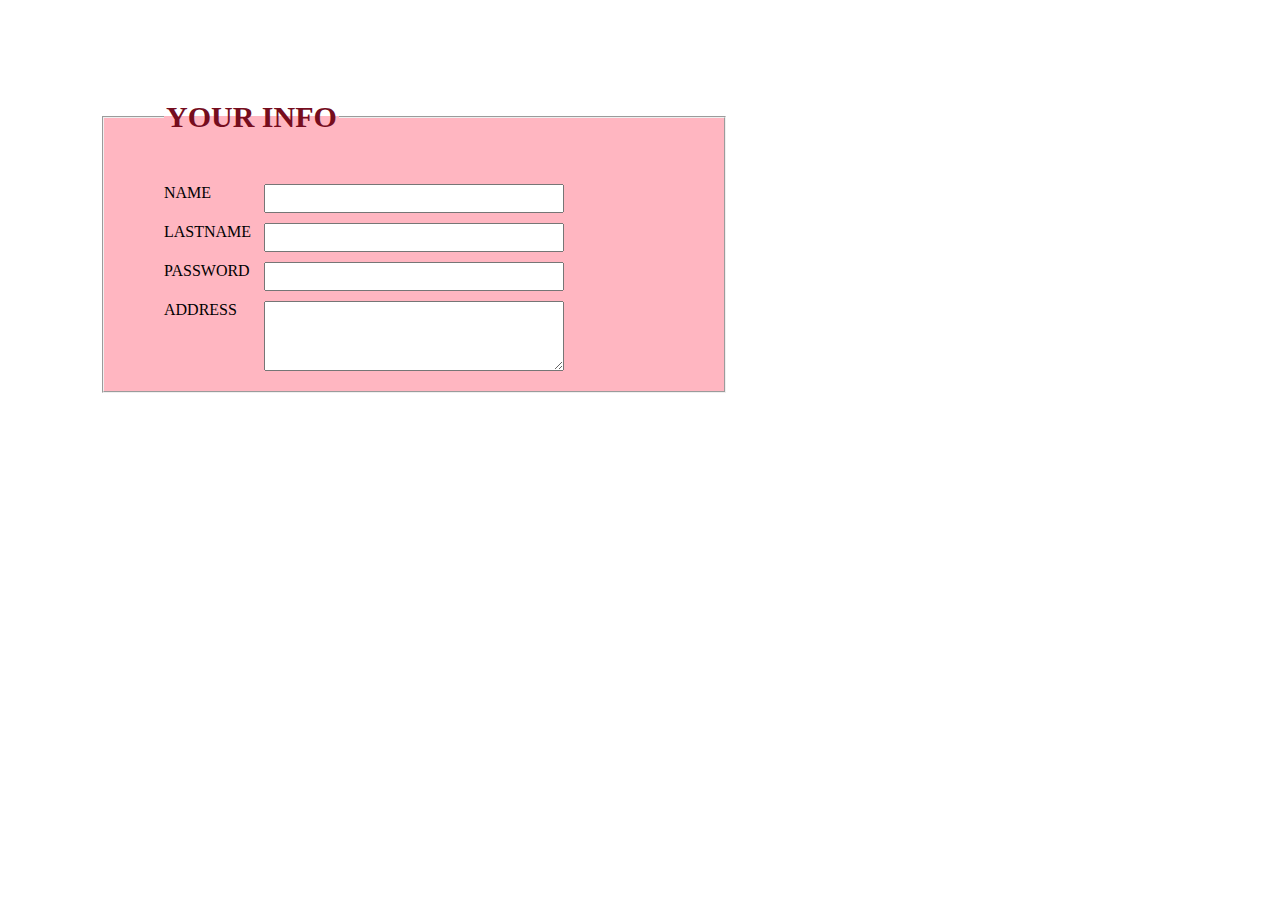
<file: fieldset/index.html>
<html>
    <head>
        <title>fieldset</title>
        <link rel="stylesheet" href="index.css">
    </head>
    <body>
        <fieldset>
            <legend>YOUR INFO</legend>
        <div class="input-info">
           <div class="inputs"> 
            <label>NAME</label>
              <input name="name" type="text"></div>
              <div class="inputs">
                <label>LASTNAME</label>
                <input  name="lastname" type="text"></div>
              <div  class="inputs">
                <label >PASSWORD</label>
                <input  name="password" type="password"></div>
                <div  class="inputs">
                    <label>ADDRESS</label>
                    <textarea name="textarea" type="text"></textarea></div>
                     </div>
            </fieldset>
    </body>
</html>
</file>
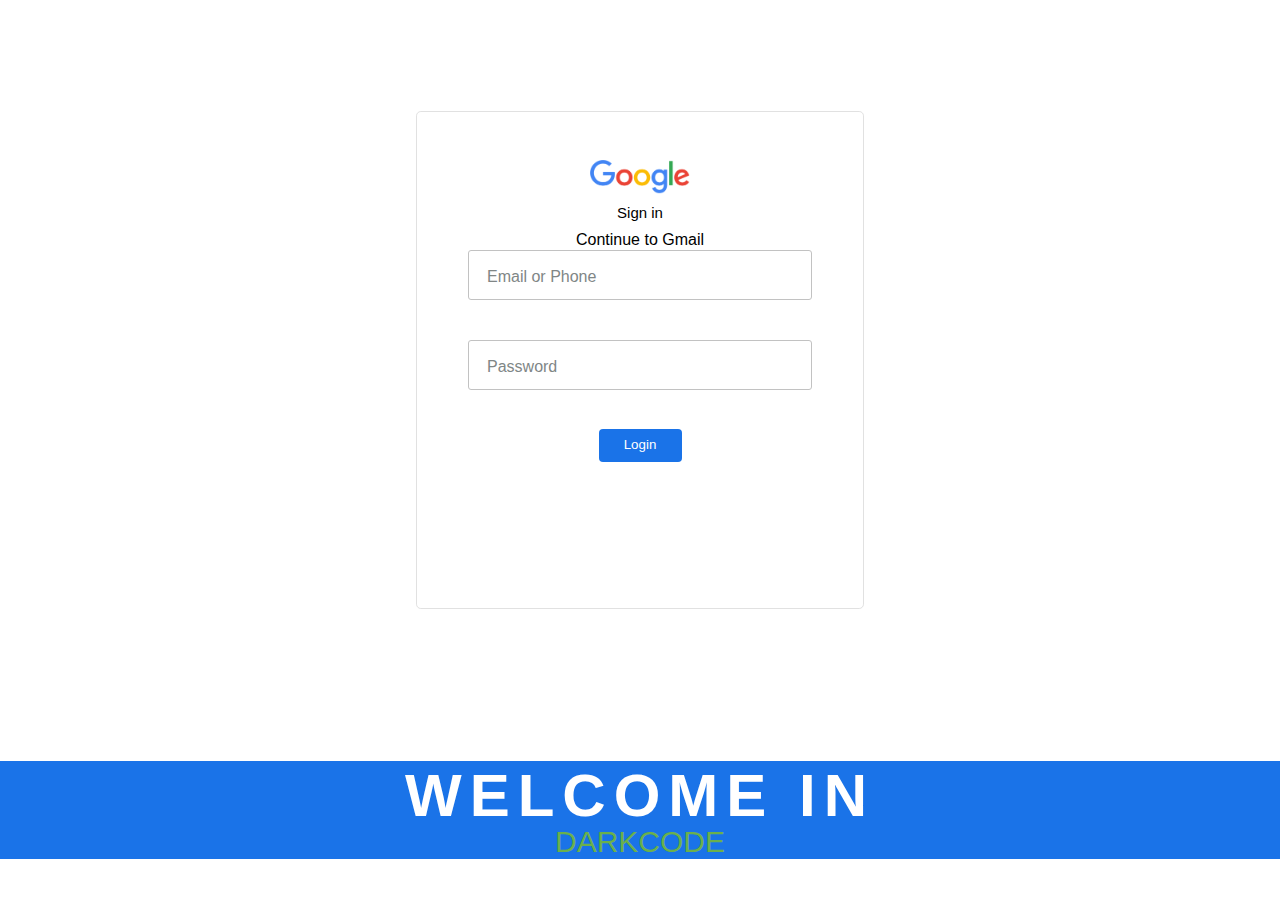
<file: google fieldset/index.html>
<html>
    <head>
        <title>Google login</title>
        <link rel="stylesheet" href="index.css">
    </head>
    <body>
        <div class="maindiv">
            <img src="img/google.png">
                <h1>Sign in</h1>
                <h3">Continue to Gmail</h3>
                <div class="inputs">
                    <div class="fields">
                        <div class="fieldset">
<input type="text" class="Before-FS" required="" autocomplete="off">
<h1 class="Fs-H"><span>Email or Phone</span></h1>
<label class="placeholder">Email or Phone</label>
                        </div>
                    </div>
                    <div class="fields">
                        <div class="fieldset">
<input type="password" class="Before-FS" required="">
<h1 class="Fs-H"><span>Password</span></h1>
<label class="placeholder">Password</label>

                        </div>
                    </div>
                </div>
       <button> Login</button>
            </div>
            <div class="container">
                <span class="text1">welcome in</span>
                <span class="text2">darkcode</span>
            </div>
            
    </body>
 </html>
</file>
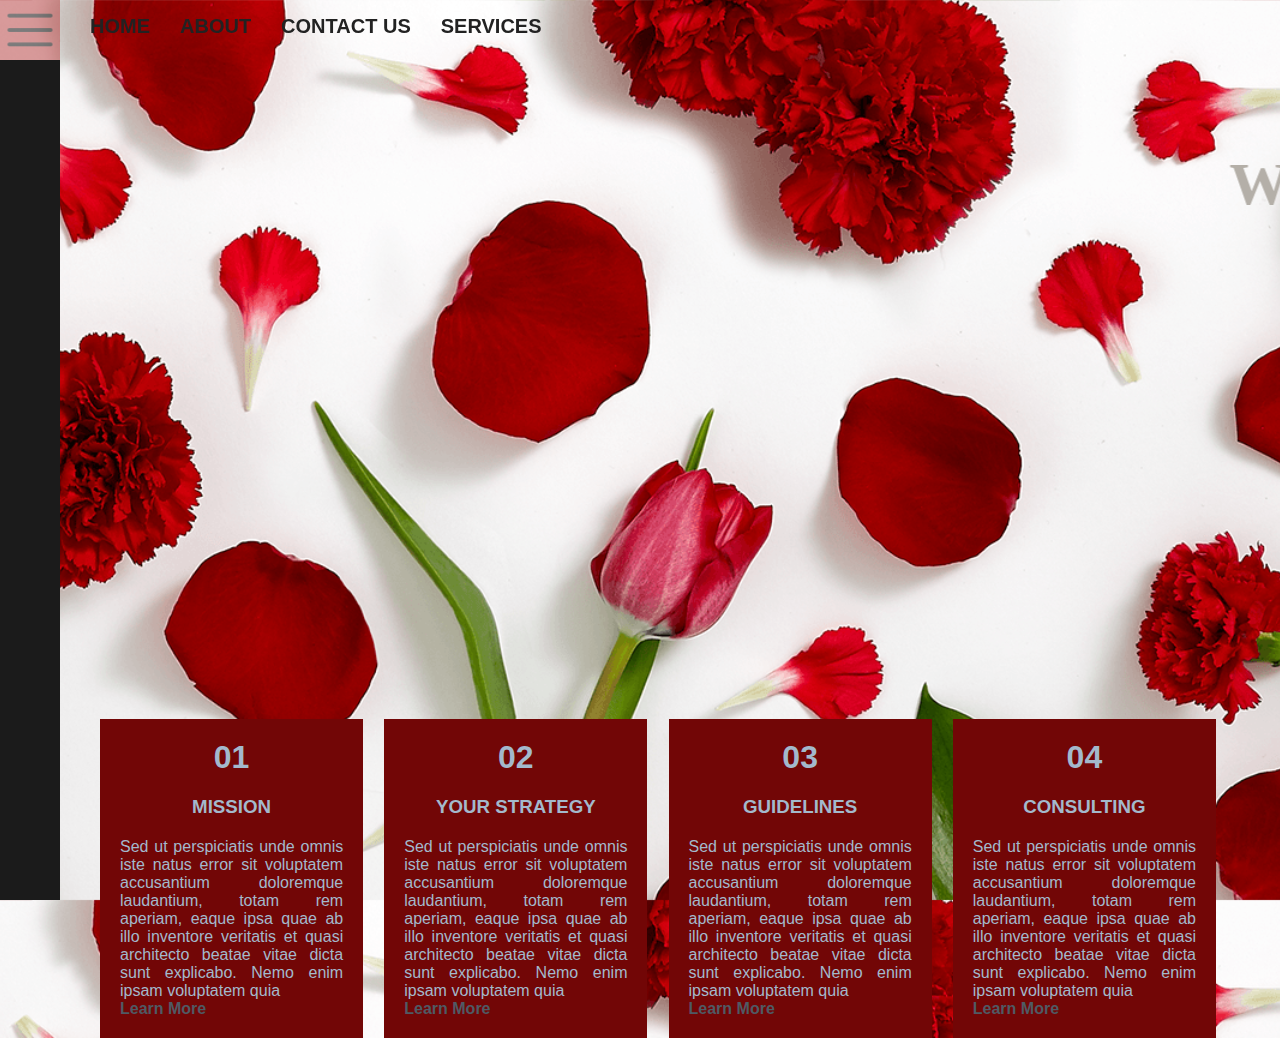
<file: NavWeb/index.html>
<html>
  <head>
    <title>Sider</title>
    <link rel="stylesheet" href="index.css" />
  </head>
  <body>
    <div class="container">
      <div class="navbar">
        <div class="btn-toggle" onclick="toggleNav()"></div>
        <ul>
          <li><a href="index.html">home</a></li>
          <li><a href="About.html">about</a></li>
          <li><a href="Contact.html">contact us</a></li>
          <li><a href="Services.html">services</a></li>
        </ul>
      </div>
      <div class="aside-sidebar">
        <ul>
          <li><a href="#">making a gele</a></li>
          <li><a href="#">producing a gele</a></li>
          <li><a href="#">see samples</a></li>
          <li><a href="#">what you need to know</a></li>
          <li><a href="#">apprentice</a></li>
        </ul>
      </div>

      <marquee>
        <h1>welcome to our beautiful page</h1>
      </marquee>

      <div class="main">
        <ul>
          <li>
            <h1>01</h1>
            <h3>Mission</h3>
            <p>
              Sed ut perspiciatis unde omnis iste natus error sit voluptatem
              accusantium doloremque laudantium, totam rem aperiam, eaque ipsa
              quae ab illo inventore veritatis et quasi architecto beatae vitae
              dicta sunt explicabo. Nemo enim ipsam voluptatem quia
            </p>
            <a href="https://.www.google.com" class="link">Learn More</a>
          </li>
          <li>
            <h1>02</h1>
            <h3>Your Strategy</h3>
            <p>
              Sed ut perspiciatis unde omnis iste natus error sit voluptatem
              accusantium doloremque laudantium, totam rem aperiam, eaque ipsa
              quae ab illo inventore veritatis et quasi architecto beatae vitae
              dicta sunt explicabo. Nemo enim ipsam voluptatem quia
            </p>
            <a href="https://.www.google.com" class="link">Learn More</a>
          </li>
          <li>
            <h1>03</h1>
            <h3>Guidelines</h3>
            <p>
              Sed ut perspiciatis unde omnis iste natus error sit voluptatem
              accusantium doloremque laudantium, totam rem aperiam, eaque ipsa
              quae ab illo inventore veritatis et quasi architecto beatae vitae
              dicta sunt explicabo. Nemo enim ipsam voluptatem quia
            </p>
            <a href="https://.www.google.com" class="link">Learn More</a>
          </li>
          <li>
            <h1>04</h1>
            <h3>Consulting</h3>
            <p>
              Sed ut perspiciatis unde omnis iste natus error sit voluptatem
              accusantium doloremque laudantium, totam rem aperiam, eaque ipsa
              quae ab illo inventore veritatis et quasi architecto beatae vitae
              dicta sunt explicabo. Nemo enim ipsam voluptatem quia
            </p>
            <a href="https://.www.google.com" class="link">Learn More</a>
          </li>
        </ul>
      </div>
    </div>
    <script src="index.js"></script>
  </body>
</html>
</file>
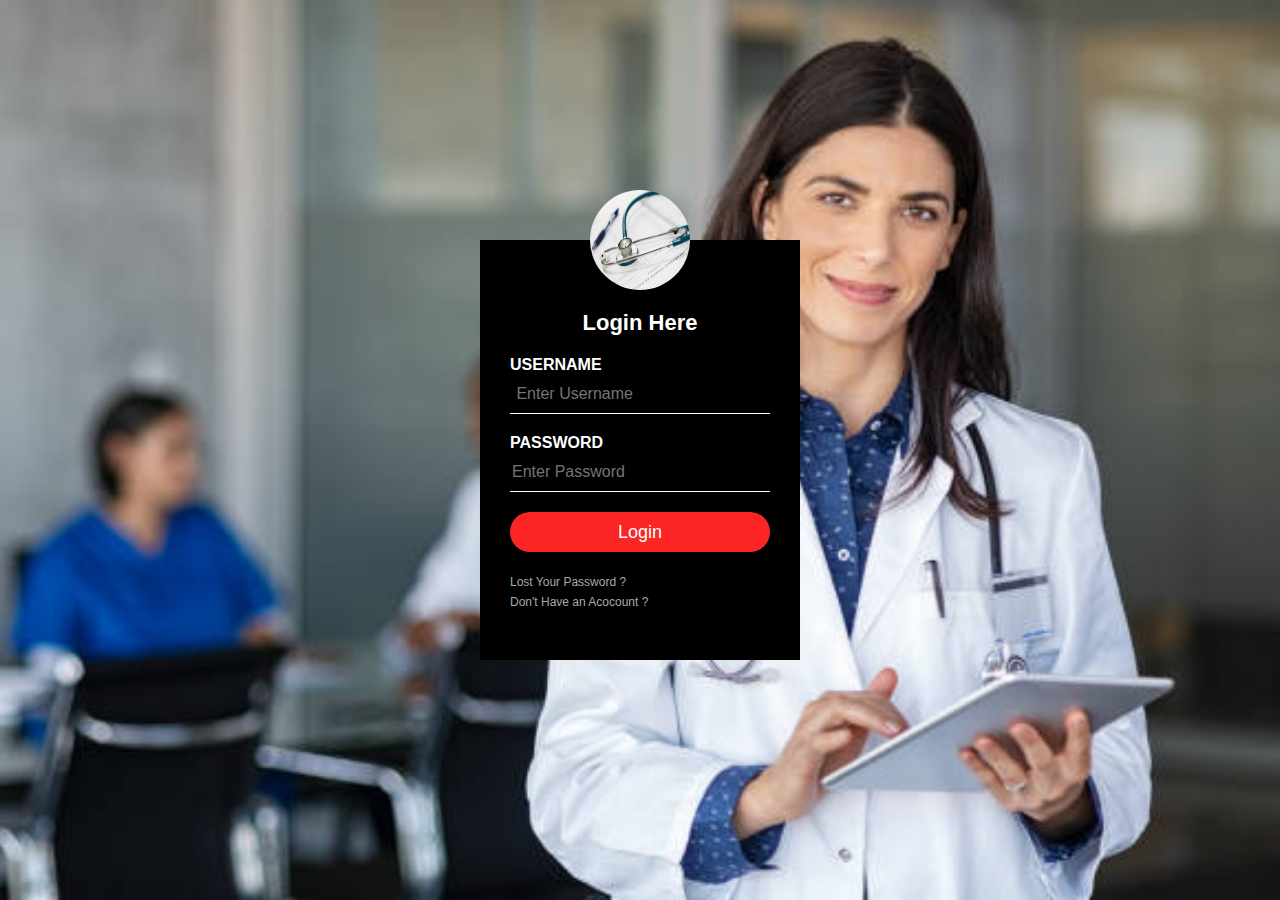
<file: project 1/index.html>
<html>
    <head>
        <title>login </title>
        <link rel="stylesheet" href="css/index.css">
        <link rel="preconnect" href="https://fonts.googleapis.com">
        <link rel="preconnect" href="https://fonts.gstatic.com" crossorigin>
        <link href="https://fonts.googleapis.com/css2?family=Roboto:wght@400;700&display=swap" rel="stylesheet">
        <link rel="stylesheet" href="https://stackpath.bootstrapcdn.com/font-awesome/4.7.0/css/font-awesome.min.css">
    </head>
    <body>
<div class="loginbox">
<img src="img/stetoscope.jpeg" class="avatar">
<h1>Login Here</h1>
<form>
    <p>Username</p>
<input type="text" name="username" placeholder=" Enter Username">
<p>Password</p>
<input type="password" name="password" placeholder="Enter Password">
<input type="submit" name="submit" value="Login">
<a href="#">Lost Your Password ?</a><br>
<a href="#">Don't Have an Acocount ?</a>
</form>

</div>


















    </body>
</html>
</file>
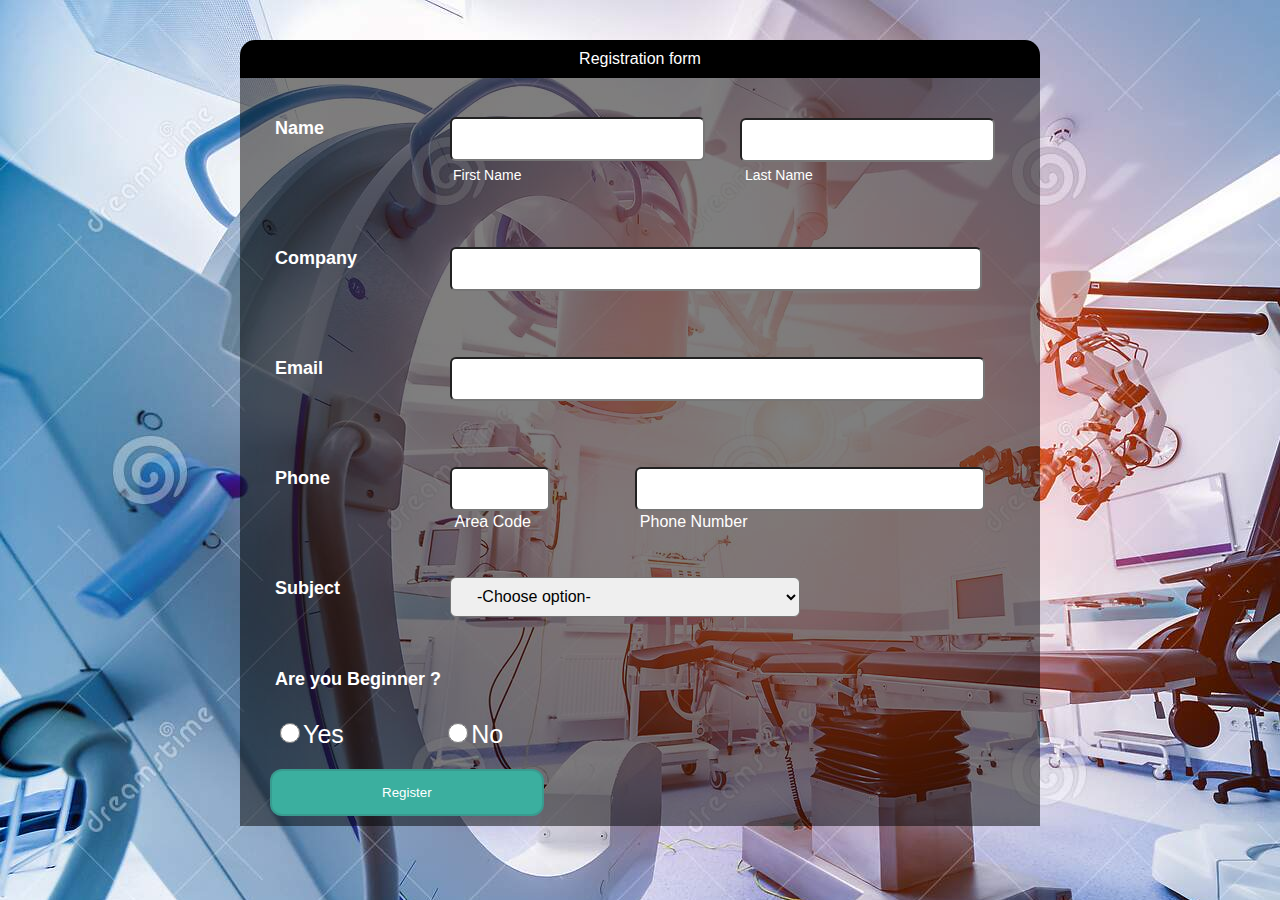
<file: project 2/index.html>
<html>
    <head>
        <title>Registration Form</title>
        <link rel="stylesheet" href="css/index.css">
    </head>
    <body>

        <div class="regform">Registration form</div>
        <div class="main">
<form>
    <div id="name">
    <h2 class="name">Name</h2>
<input class="firstname" type="text" name="first_name"><br>
<label class="firstlabel">first name</label>
<input class="lastname" type="text" name="last_name" ><br>
<label class="secondlabel">last name</label>
</div>

<h2 class="name">Company</h2>
<input class="company" type="text" name="Company" >

<h2 class="name">Email</h2>
<input class="email" type="email" name="email">

<h2 class="name">Phone</h2>
<input class="code" type="text" name="area_code" >
<label class="area-code">Area Code</label>
<input class="number" type="text" name="phone" >
<label class="Phone-Number">Phone Number</label>

<h2 class="name">Subject</h2>
<select class="option" name="subject">
    <option disabled="disabled" selected="selected">-Choose option-</option>
    <option>mathematics</option>
    <option>chemistry</option>
    <option>economics</option>
    <option>english</option>
    <option>french</option>
</select>
<h2 id="customer">Are you Beginner ?</h2>
<label class="radio">
<input type="radio" class="radio-one"><label for="radio">Yes</label>
<span class="checkmark"></span>
</label>
<label class="radio">
<input type="radio" class="radio-two" ><label for="radio">No</label>
<span class="checkmark"></span>
</label>
<button type="submit" name="submit" >Register</button>


</form>
</div>






































    </body>
</html>
</file>
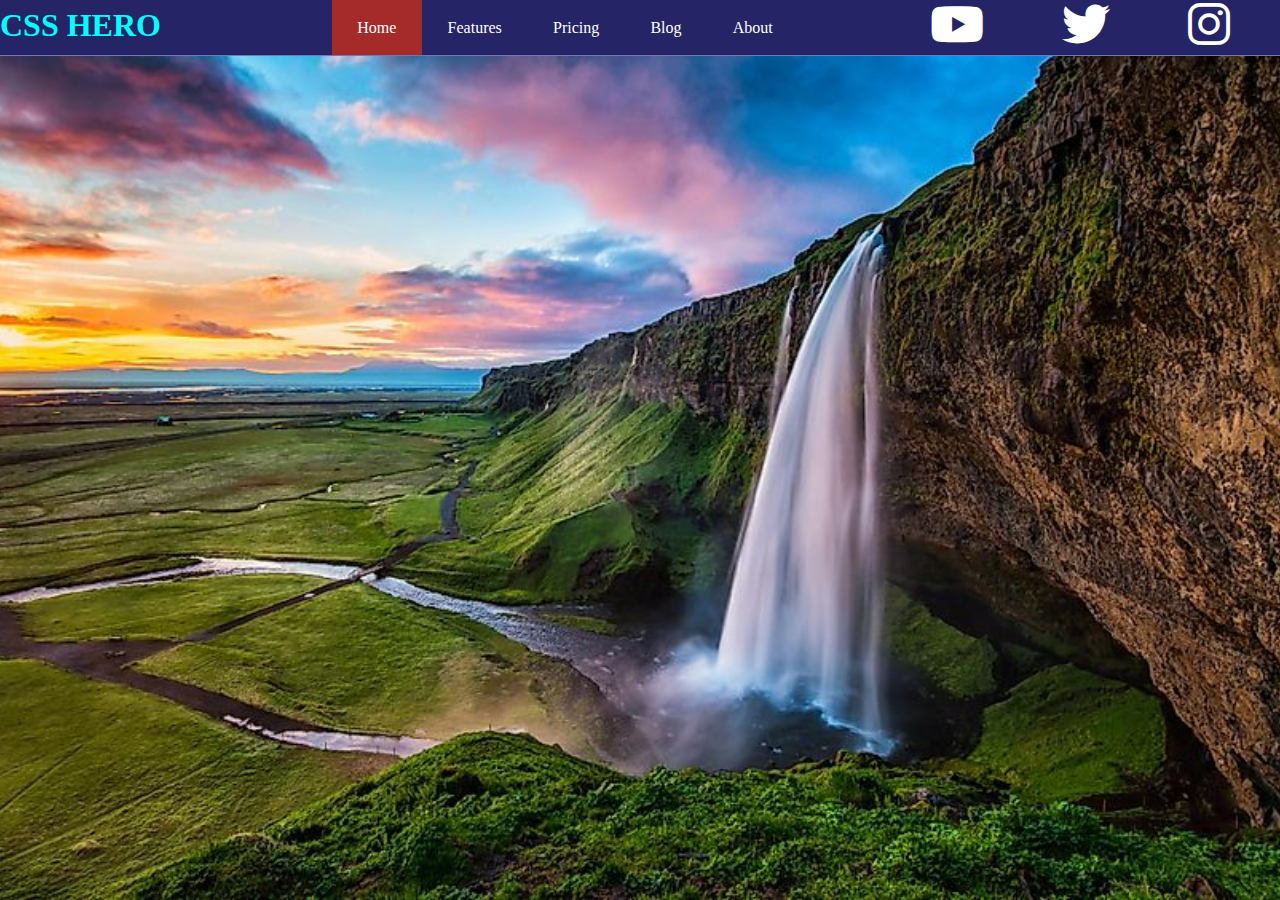
<file: project3/index.html>
<html>
    <head>
        <title>navbar</title>
        <link rel="stylesheet" href="css/index.css">
        <link rel="stylesheet" href="https://cdnjs.cloudflare.com/ajax/libs/font-awesome/6.2.1/css/all.min.css"/>
    </head>
    <body>
        <div class="header">
<div class="rightsection">
<h1>CSS HERO</h1>
</div>
<div class="middlesection">
<ul>
    <li ><a href="#" class="home">Home</a> </li>
    <li><a href="#">Features</a></li>
    <li><a href="#">Pricing</a></li>
    <li><a href="#">Blog</a></li>
    <li><a href="#">About</a></li>
</ul>
</div>
<div class="leftsection">
   <a href="https://www.youtube.com/" target="_blank"><i class="fab fa-youtube fa-3x"></i></a>
   <a href="https://www.twitter.com/" target="_blank"><i class="fab fa-twitter fa-3x"></i></a>
    <a href="https://www.instagram.com/" target="_blank"><i class="fab fa-instagram fa-3x"></i></a>
</div>

        </div>
    </body>
</html>
</file>
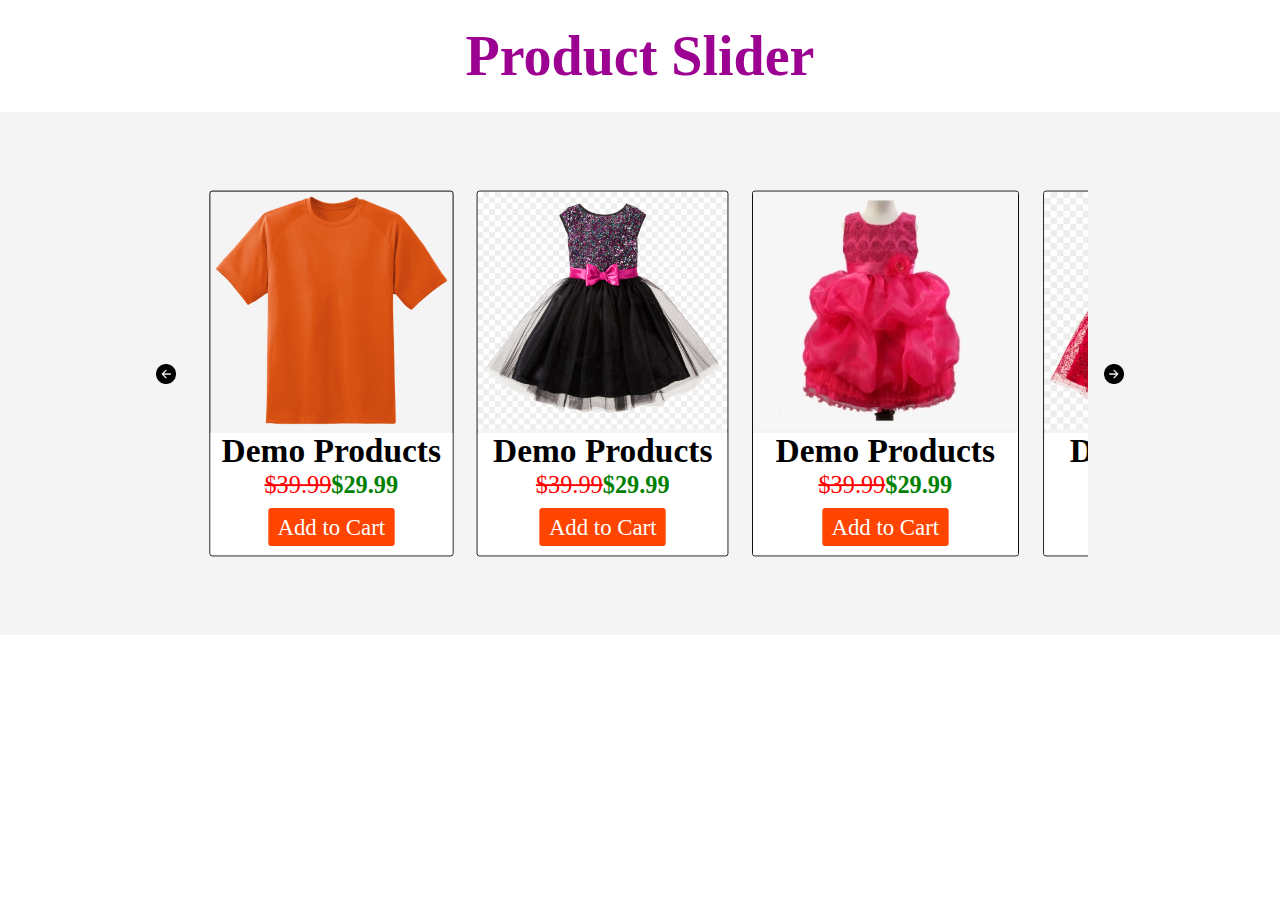
<file: Slider/index.html>
<!DOCTYPE html>
<html>
<head>
	<meta charset="utf-8">
	<meta name="viewport" content="width=device-width, initial-scale=1">
	<title>slider</title>
	<link rel="stylesheet" href="css/index.css">
</head>
<body>
	<h1>Product Slider</h1>
	<main>
		<div class="slide-container">
			<img src="img/arrowleft.png" alt="arrowleft" class="arrow" 
			id="slide-left">
			<section class="container" id="slider">

				<div class="thumbnails">
					<img src="img/1.png" alt="">
					<div class="Product-Details">
						<h2>Demo Products</h2>
						<p><span>$39.99</span>$29.99</p>
						<a href="#">Add to Cart</a>
					</div>
		
				</div>
				<div class="thumbnails">
					<img src="img/2.png" alt="">
					<div class="Product-Details">
						<h2>Demo Products</h2>
						<p><span>$39.99</span>$29.99</p>
						<a href="#">Add to Cart</a>
					</div>
		
				</div>
				<div class="thumbnails">
					<img src="img/4.png" alt="">
					<div class="Product-Details">
						<h2>Demo Products</h2>
						<p><span>$39.99</span>$29.99</p>
						<a href="#">Add to Cart</a>
					</div>
		
				</div>
				<div class="thumbnails">
					<img src="img/3.png" alt="">
					<div class="Product-Details">
						<h2>Demo Products</h2>
						<p><span>$39.99</span>$29.99</p>
						<a href="#">Add to Cart</a>
					</div>
		
				</div>
				<div class="thumbnails">
					<img src="img/5.png" alt="">
					<div class="Product-Details">
						<h2>Demo Products</h2>
						<p><span>$39.99</span>$29.99</p>
						<a href="#">Add to Cart</a>
					</div>
		
				</div>
				<div class="thumbnails">
					<img src="img/6.png" alt="">
					<div class="Product-Details">
						<h2>Demo Products</h2>
						<p><span>$39.99</span>$29.99</p>
						<a href="#">Add to Cart</a>
					</div>
		
				</div>
				<div class="thumbnails">
					<img src="img/7.png" alt="">
					<div class="Product-Details">
						<h2>Demo Products</h2>
						<p><span>$39.99</span>$29.99</p>
						<a href="#">Add to Cart</a>
					</div>
		
				</div>
				<div class="thumbnails">
					<img src="img/8.png" alt="">
					<div class="Product-Details">
						<h2>Demo Products</h2>
						<p><span>$39.99</span>$29.99</p>
						<a href="#">Add to Cart</a>
					</div>
		
				</div>
				<div class="thumbnails">
					<img src="img/9.png" alt="">
					<div class="Product-Details">
						<h2>Demo Products</h2>
						<p><span>$39.99</span>$29.99</p>
						<a href="#">Add to Cart</a>
					</div>
		
				</div>
				<div class="thumbnails">
					<img src="img/10.png" alt="">
					<div class="Product-Details">
						<h2>Demo Products</h2>
						<p><span>$39.99</span>$29.99</p>
						<a href="#">Add to Cart</a>
					</div>
		
				</div>
				<div class="thumbnails">
					<img src="img/11.png" alt="">
					<div class="Product-Details">
						<h2>Demo Products</h2>
						<p><span>$39.99</span>$29.99</p>
						<a href="#">Add to Cart</a>
					</div>
		
				</div>
				<div class="thumbnails">
					<img src="img/12.png" alt="">
					<div class="Product-Details">
						<h2>Demo Products</h2>
						<p><span>$39.99</span>$29.99</p>
						<a href="#">Add to Cart</a>
					</div>
		
				</div>


			</section>
			<img src="img/arrowright.png" alt="arrowright" class="arrow" 
			id="slide-right">
		</div>
	</main>


<script src="js/index.js"></script>	
</body>
</html>
</file>
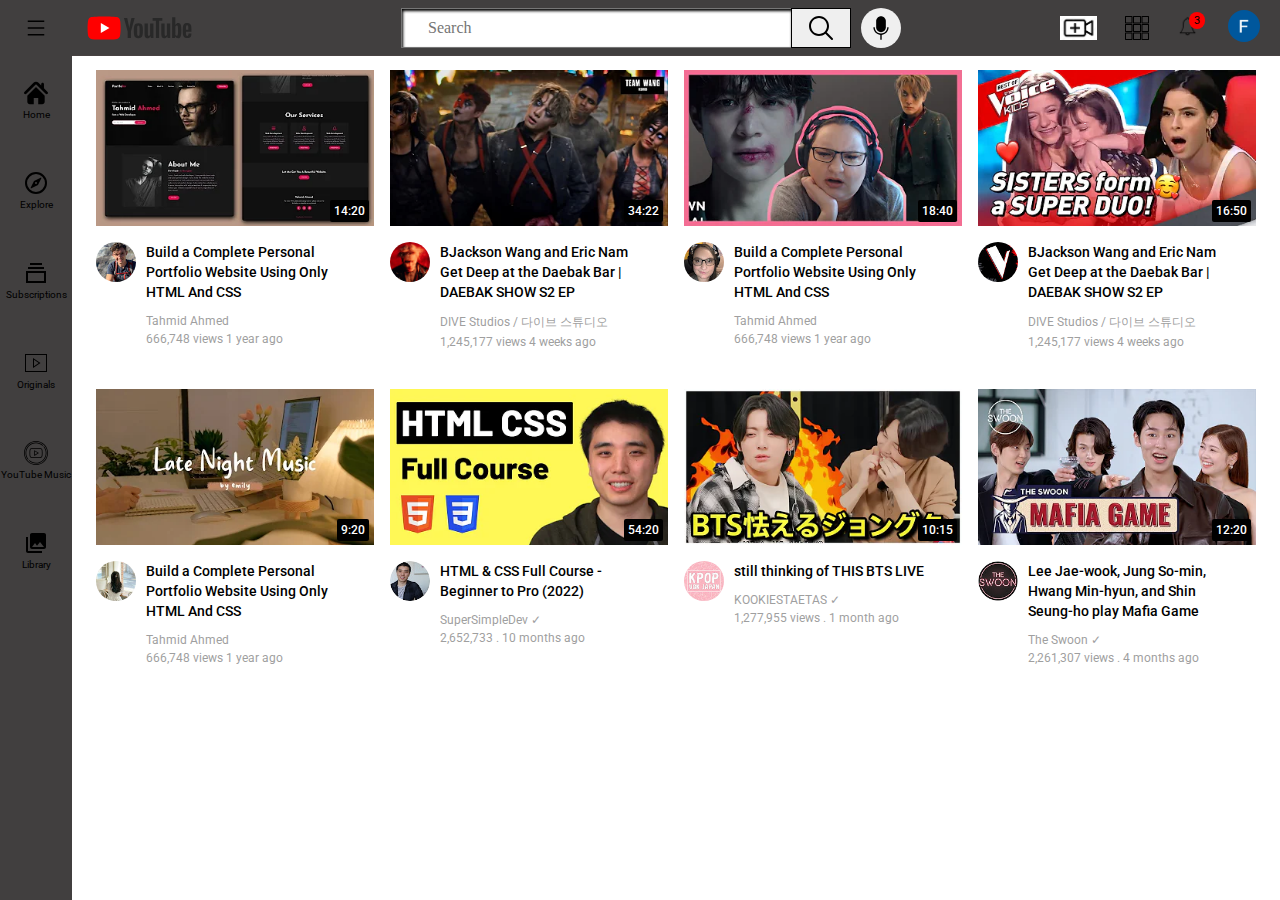
<file: youtube/index.html>
<!DOCTYPE html>
<head>
    <title>Youtube</title>   
    <link rel="stylesheet" href="css/header.css">
    <link rel="stylesheet" href="css/video.css">
    <link rel="stylesheet" href="css/sidebar.css">
    <link rel="stylesheet" href="css/img.css">
    <link rel="stylesheet" href="css/general.css">
    <link rel="preconnect" href="https://fonts.googleapis.com">
    <link rel="preconnect" href="https://fonts.gstatic.com" crossorigin>
    <link href="https://fonts.googleapis.com/css2?family=Roboto:wght@400;700&display=swap" rel="stylesheet">
    <link rel="stylesheet" href="https://stackpath.bootstrapcdn.com/font-awesome/4.7.0/css/font-awesome.min.css">

 
</head>
    <header class="header">
        <div class="left-section">
            <img class="hamburger"  src="icons/hamburger menu.svg">
            <img class="youtube"  src="icons/youtubelogo.svg">
         
        </div>
        <div class="middle-section">
         <input class="search-bar" type="text" placeholder="Search">
         <!--put position absolute inside position relative-->
            <button class="searchbutton">  
            <img class="search-icon" src="icons/search-icon.svg">
            <div class="tooltip">Search</div>
            </button>
        
            <button class="voice-search">
                <img class="voice-search-icon" src="icons/voicesearch.svg">
                <div class="tooltip">Search with your voice</div>
            </button>
        </div>
        <div class="right-section">
           <div class="upload-icon-container"><img class="upload" src="icons/upload.webp">
            <div class="tooltip">Create</div>
        </div>
           <div class="apps-icon-container"><img class="apps" src="icons/apps icon.svg">
            <div class="tooltip">Apps</div>
        </div> 
            <div class="notification-icon"><img class="notification" src="icons/notification.png">
            <div class="notifications-count">3</div>
            <div class="tooltip">Notifications</div>
            </div>
           <div class="profile"><img class="user" src="icons/userprofile.jpg">
            <div class="tooltip">Profile</div>
        </div> 
        </div>
    </header>
    <nav class="sidebar">
        <div class="sidebar-link">
            <img src="icons/homeprofile.svg">
            <div class="text">Home</div>
        </div>
        <div class="sidebar-link">
            <img src="icons/explore.svg">
            <div class="text">Explore</div>
        </div>
        <div class="sidebar-link">
            <img src="icons/subscription.svg">
            <div class="text">Subscriptions</div>
        </div>
        <div class="sidebar-link">
            <img src="icons/originals.svg">
            <div >Originals</div>
        </div>
        <div class="sidebar-link">
            <img src="icons/youtube-music.svg">
            <div class="text">YouTube Music</div>
        </div>
        <div class="sidebar-link">
            <img src="icons/library.svg">
            <div class="text">Library</div>
        </div>
    </nav>
    <main>
        <section class="video-grid">
    <div class="video-preview" >
        <div class="thumbnail-row">
         <img class="thumbnail" src="img/servicesimg.webp">
        <div class="video-time">14:20</div>
        </div> 
         <div class="video-info-grid">
             <div class="channel-picture" >
                 <img class="profile-picture" src="img/profile1.jpg">
         </div>
             <div class="video-info">
                 <p class="video-title">Build a Complete Personal Portfolio 
                 Website Using Only HTML And CSS</p>
                 <p  class="video-author">Tahmid Ahmed </p>
                 <p class="video-stats">  666,748 views 1 year ago</p>
             </div>
         </div>
     </div>
     
     <div class="video-preview">
         <div class="thumbnail-row">
             <img class="thumbnail" src="img/jacksonzom.webp">
             <div class="video-time">34:22</div>
            </div>
         <div class="video-info-grid">
             <div class="channel-picture ">
                 <img class="profile-picture" src="img/profile2.jpg">
             </div>
             <div class="video-info">
                 <p class="video-title">BJackson Wang and Eric Nam Get Deep
                      at the Daebak Bar | DAEBAK SHOW S2 EP</p>
                 <p class="video-author">DIVE Studios / 다이브 스튜디오  </p>
                 <p class="video-stats">   1,245,177 views 4 weeks ago</p>
             </div>
         </div>
     </div>
     
     <div class="video-preview" >
         <div class="thumbnail-row">
          <img class="thumbnail" src="img/reaction.webp">
          <div class="video-time">18:40</div>
        </div> 
          <div class="video-info-grid">
              <div class="channel-picture" >
                  <img class="profile-picture" src="img/reactionprofile.jpg">
              </div>
              <div class="video-info">
                  <p class="video-title">Build a Complete Personal Portfolio 
                  Website Using Only HTML And CSS</p>
                  <p  class="video-author">Tahmid Ahmed </p>
                  <p class="video-stats">  666,748 views 1 year ago</p>
              </div>
          </div>
      </div>
      
      <div class="video-preview">
          <div class="thumbnail-row">
              <img class="thumbnail" src="img/thevoice.webp">
              <div class="video-time">16:50</div>
            </div>
          <div class="video-info-grid">
              <div class="channel-picture ">
                  <img class="profile-picture" src="img/thevoiceprofile.jpg">
              </div>
              <div class="video-info">
                  <p class="video-title">BJackson Wang and Eric Nam Get Deep
                       at the Daebak Bar | DAEBAK SHOW S2 EP</p>
                  <p class="video-author">DIVE Studios / 다이브 스튜디오  </p>
                  <p class="video-stats">   1,245,177 views 4 weeks ago</p>
              </div>
          </div>
      </div>
     
      <div class="video-preview" >
         <div class="thumbnail-row">
          <img class="thumbnail" src="img/latenight.webp">
          <div class="video-time">9:20</div>
        </div> 
          <div class="video-info-grid">
              <div class="channel-picture" >
                  <img class="profile-picture" src="img/latenightprofile.jpg">
              </div>
              <div class="video-info">
                  <p class="video-title">Build a Complete Personal Portfolio 
                  Website Using Only HTML And CSS</p>
                  <p  class="video-author">Tahmid Ahmed </p>
                  <p class="video-stats">  666,748 views 1 year ago</p>
              </div>
          </div>
      </div>
      
      <div class="video-preview">
          <div class="thumbnail-row">
              <img class="thumbnail" src="img/html.webp">
              <div class="video-time">54:20</div>
            </div>
          <div class="video-info-grid">
              <div class="channel-picture ">
                  <img class="profile-picture" src="img/htmlprofile.jpg">
              </div>
              <div class="video-info">
                  <p class="video-title">HTML & CSS Full Course - Beginner to Pro (2022)
                       </p>
                  <p class="video-author">SuperSimpleDev &#10003 </p>
                  <p class="video-stats">   2,652,733 &#46; 10 months ago</p>
              </div>
          </div>
      </div>

 <div class="video-preview" >
    <div class="thumbnail-row">
     <img class="thumbnail" src="img/bts.webp">
     <div class="video-time">10:15</div>
    </div> 
     <div class="video-info-grid">
         <div class="channel-picture" >
             <img class="profile-picture" src="img/btsprofile.jpg">
         </div>
         <div class="video-info">
             <p class="video-title">still thinking of THIS BTS LIVE</p>
             <p  class="video-author">KOOKIESTAETAS &#10003  </p>
             <p class="video-stats">  1,277,955 views &#46; 1 month ago </p>
         </div>
     </div>
 </div>
 
 <div class="video-preview">
     <div class="thumbnail-row">
         <img class="thumbnail" src="img/AOS.webp">
         <div class="video-time">12:20</div>
        </div>
     <div class="video-info-grid">
         <div class="channel-picture ">
             <img class="profile-picture" src="img/AOSprofile.jpg">
         </div>
         <div class="video-info">
             <p class="video-title">Lee Jae-wook, Jung So-min, Hwang Min-hyun, and Shin Seung-ho play Mafia Game </p>
             <p class="video-author">The Swoon  &#10003</p>
             <p class="video-stats">  2,261,307 views &#46; 4 months ago  </p>
         </div>
     </div>
 </div>
</section>
    </main>
 
</body> 
</html>
</file>
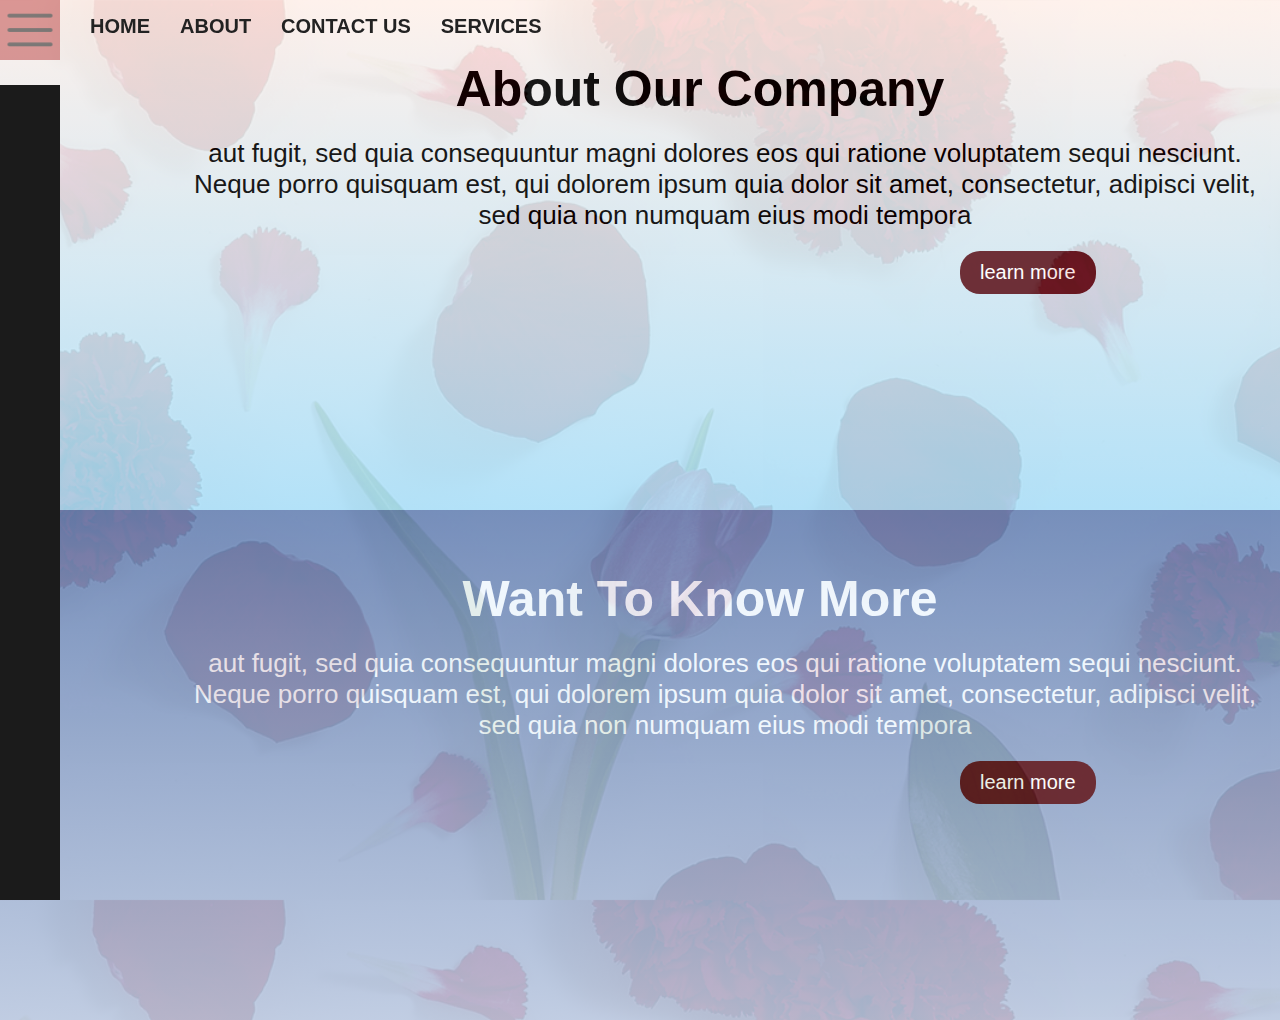
<file: NavWeb/About.html>
<html>
  <head>
    <title>About</title>
    <link rel="stylesheet" href="index.css" />
    <link rel="stylesheet" href="about.css" />
  </head>
  <body>
    <div class="container">
      <div class="navbar">
        <div class="btn-toggle" onclick="toggleNav()"></div>
        <ul>
          <li><a href="index.html">home</a></li>
          <li><a href="About.html">about</a></li>
          <li><a href="Contact.html">contact us</a></li>
          <li><a href="Services.html">services</a></li>
        </ul>
      </div>
      <div class="aside-sidebar">
        <ul>
          <li><a href="#">making a gele</a></li>
          <li><a href="#">producing a gele</a></li>
          <li><a href="#">see samples</a></li>
          <li><a href="#">what you need to know</a></li>
          <li><a href="#">apprentice</a></li>
        </ul>
      </div>
      <div class="container2">
        <div class="main1">
          <h1>about our company</h1>
          <p>
            aut fugit, sed quia consequuntur magni dolores eos qui ratione
            voluptatem sequi nesciunt.<br />
            Neque porro quisquam est, qui dolorem ipsum quia dolor sit amet,
            consectetur, adipisci velit,<br />
            sed quia non numquam eius modi tempora
          </p>
          <button type="submit">learn more</button>
        </div>
        <div class="main2">
          <h1>want to know more</h1>
          <p>
            aut fugit, sed quia consequuntur magni dolores eos qui ratione
            voluptatem sequi nesciunt.<br />
            Neque porro quisquam est, qui dolorem ipsum quia dolor sit amet,
            consectetur, adipisci velit,<br />
            sed quia non numquam eius modi tempora
          </p>
          <button type="submit">learn more</button>
        </div>
      </div>
    </div>
    <script src="about.js"></script>
  </body>
</html>
</file>
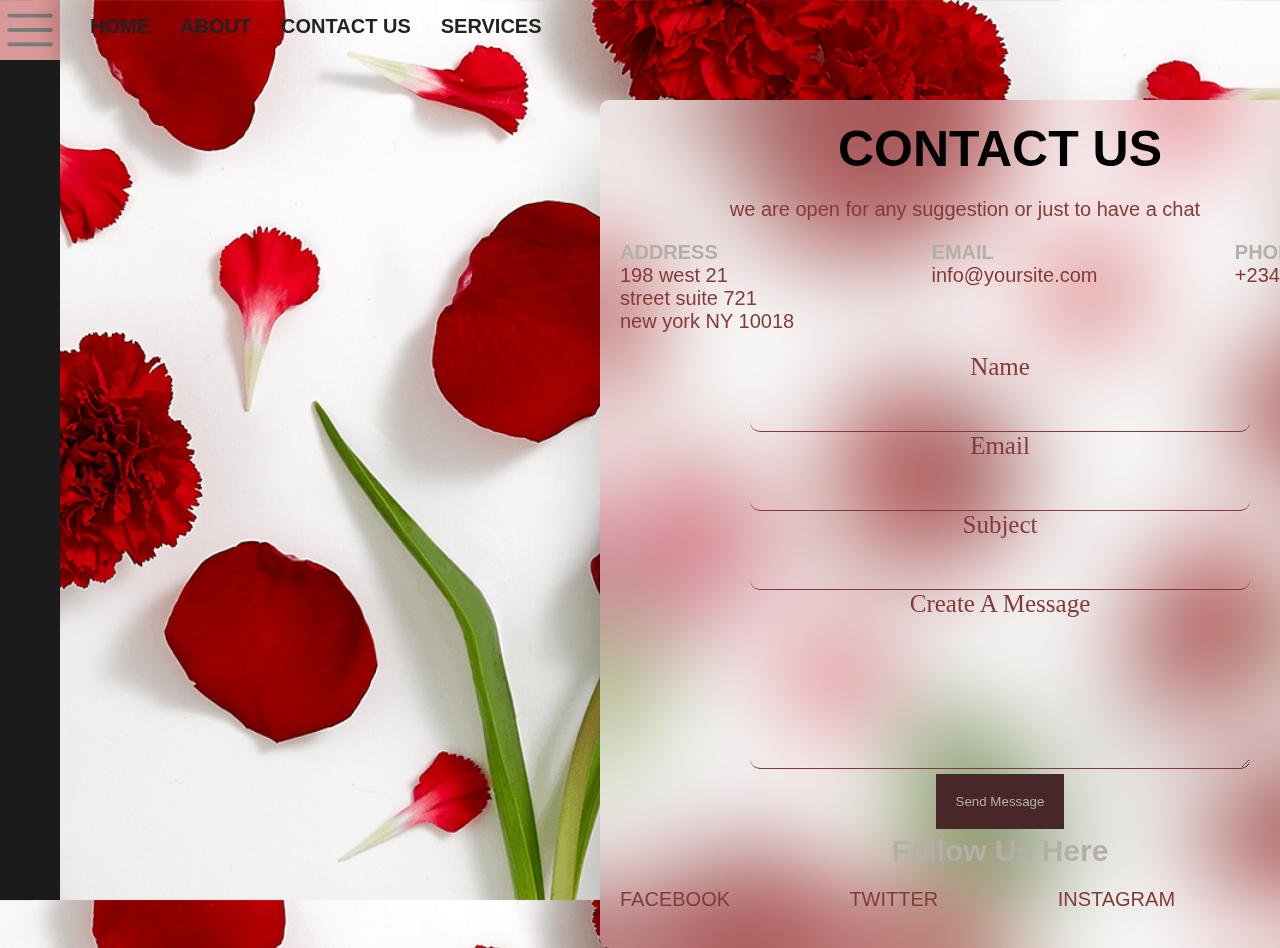
<file: NavWeb/Contact.html>
<html>
  <head>
    <title>Contact us</title>
    <link rel="stylesheet" href="index.css" />
    <link rel="stylesheet" href="contact.css" />
  </head>
  <body>
    <div class="container">
      <div class="navbar">
        <div class="btn-toggle" onclick="toggleNav()"></div>
        <ul>
          <li><a href="index.html">home</a></li>
          <li><a href="About.html">about</a></li>
          <li><a href="Contact.html">contact us</a></li>
          <li><a href="Services.html">services</a></li>
        </ul>
      </div>
      <div class="aside-sidebar">
        <ul>
          <li><a href="#">making a gele</a></li>
          <li><a href="#">producing a gele</a></li>
          <li><a href="#">see samples</a></li>
          <li><a href="#">what you need to know</a></li>
          <li><a href="#">apprentice</a></li>
        </ul>
      </div>

      <div class="contact">
        <h1>contact us</h1>
        <p>we are open for any suggestion or just to have a chat</p>
        <ul>
          <li>
            <span>Address</span> <br />
            198 west 21<br />street suite 721 <br />new york NY 10018
          </li>
          <li>
            <span>Email</span> <br />
            info@yoursite.com
          </li>
          <li>
            <span>Phone</span><br />
            +234700005666
          </li>
        </ul>
        <label for="name"> Name</label><br />
        <input type="text" class="in" /><br />
        <label for="name"> Email</label><br />
        <input type="email" class="in" /><br />
        <label for="name"> Subject</label><br />
        <input type="text" class="in" /><br />
        <label for="message">create a message</label><br />
        <textarea name="message" id="" cols="30" rows="10"></textarea><br />
        <button type="submit">Send Message</button><br />
        <h2>follow us here</h2>
        <ul class="under">
          <li><a href="https://www.facebook.com"> FACEBOOK</a></li>
          <li><a href="https://www.twitter.com"> TWITTER</a></li>
          <li><a href="https://www.instagram.com"> INSTAGRAM</a></li>
          <li><a href="https://www.dribble.com"> DRIBBLE</a></li>
        </ul>
      </div>
    </div>

    <script src="contact.js"></script>
  </body>
</html>
</file>
<file: fieldset/index.css>
body{
    margin:100px;
}
.inputs{
   display: flex;
}
label{
    min-width: 100px;
}
input{
    padding: 5px;
    margin-bottom: 10px;
    width:300px;
}
textarea{
    width: 300px;
    height: 70px;
}
legend{
    font-size: 30px;
    font-weight: bolder;
    margin-bottom: 30px;
    color: rgb(118, 13, 30);
}
fieldset{
    padding: 20px 60px;
    width: 500px;
    background-color: lightpink;
}
</file>
<file: google fieldset/index.css>
body{
    font-family: 'google sans', 'Noto Sans Myanmar UI', arial,sans-serif;
}
img{
    max-height: 50px;
   max-width: 100px;
}
.maindiv{
    position:absolute;
    top: 40%;
    left: 50%;
    transform: translate(-50%,-50%);
    width: 350px;
    min-height: 400px;
    padding: 3rem;
    border-radius: 0.3rem;
    border: 1px solid #e1e1e1;
    text-align: center;
}
.maindiv .fields{
    display: inline-block;
    height: 90px;
    position: relative;
}
h1{
    font-size: 15px;
    font-weight: 400;
}
h3{
color: #202124;
font-size: 16px;
font-weight: 400;
}
input{
    outline: none;
}
.Before-FS{
    width: 344px;
    border: 1px solid #c2c2c2;
    border-radius: 3px;
    height: 50px;
    font-size: 16px;
    margin: 1px 1px 0 1px;
    padding: 13px 15px;
    transition: 0.1s;
}
.Before-FS:focus{
    border: 2px solid #1a73e8;
    border-top: 1px solid transparent;
}
.Fs-H{
    opacity: 0;
    transition: 0.2s;
}
.fieldset > h1{
font: normal;
margin:-5px 2.5px -8px;
position: relative;
top: -53px;
}
.fieldset > h1 >span{
    float: left;
    color: #1a73e8;
    font-family: 'google sans', 'Noto Sans Myanmar UI', 'arial','sans-serif';
    font-weight: 13px;
}
.fieldset >h1::before{
    border-top: 2px solid #1a73e8;
    content: ' ';
    float: left;
    margin: 0.5em 2px 0 -1px;
    width: 0.75em;
}
.fieldset > h1::after{
    border-top: 2px solid #1a73e8;
    content: ' ';
    display: block;
    height: 1.5em;
    left: 2px;
    margin: 0 1px 0 0;
    overflow: hidden;
    position: relative;
    top: 0.5em;
}
.placeholder{
    position: absolute;
    left: 20px;
    top: 19px;
    color: #808686;
    font-size: 16px;
    font-weight: 400;
    pointer-events: none;
    transition: 0.4s;
}

input:focus ~ label.placeholder,
input:valid ~label.placeholder{
    top: 3px;
    font-size: 10px;
    opacity: 0;
}
input:focus ~ .Fs-H,input:valid ~ .Fs-H{
    opacity: 1;
}
button{
    cursor: pointer;
    border: 1px solid transparent;
    padding: 6px 12px;
    font-size: 6px 12px;
    line-height: 1.42;
    color: white;
    border-radius: 4px;
    background-color: #1a73e8;
    outline: none;
    min-width: 83px;
}




.container{
    text-align: center;
    position: absolute;
    top: 90%;
    left: 50%;
    transform: translate(-50%,-50%);
    width: 100%;

}
.container span{ 
    text-transform: uppercase;
    display: block;
    background-color: #1a73e8;

}
.text1{
    color: white;
font-size: 60px;
font-weight: 700;
letter-spacing: 8px;
margin-bottom: -5px;
background: #1a73e8;
position: relative;
animation: text 3s 1;

}
.text2{
    font-size: 30px;
    color: #6ab04c;
}
@keyframes text {
    0%{
        color: #1a73e8;
        margin-bottom: -40px;
    }
    30%{
        letter-spacing: 25px;
        margin-bottom: -40px;
    }
    80%{
        letter-spacing: 8px;
        margin-bottom: -40px;
    }
}
</file>
<file: NavWeb/index.css>
* {
  padding: 0;
  margin: 0;
}
html,
body {
  height: 100%;
}
body {
  background: url(redrose.jpg);
  background-position: center;
  background-size: cover;
  font-family: sans-serif;
  height: 100%;
  overflow: auto;
}
marquee {
  padding-top: 150px;
  font-size: 30px;
  color: rgb(180, 175, 168);
  font-family: italic;
  text-transform: capitalize;
  behavior: alternate;
  direction: right;
}

.navbar {
  display: flex;
  flex-wrap: wrap;
  top: 0;
  position: fixed;
  height: 60px;
  width: 100%;
  z-index: 1000;
}
.btn-toggle {
  height: 100%;
  width: 60px;
  background-color: rgb(183, 61, 61);
  background-image: url("hamburger.png");
  background-size: 60px;
  background-repeat: no-repeat;
  background-position: center;
}
.btn-toggle:hover {
  opacity: 0.5;
}
.navbar ul {
  display: flex;
  flex-wrap: wrap;
  padding: 15px;
}
.navbar ul li {
  list-style: none;
}
.navbar ul li a {
  text-decoration: none;
  color: #222;
  padding: 0 15px;
  text-transform: uppercase;
  height: 100%;
  font-size: 20px;
  font-weight: 600;
  font-family: "Franklin Gothic Medium", "Arial Narrow", Arial, sans-serif;
}
.navbar ul li a :hover {
  color: #720606;
}
.aside-sidebar {
  position: fixed;
  left: 0;
  bottom: 0;
  width: 48px;
  height: calc(100vh - 60px);
  padding: 0 6px;
  background-color: #1b1b1b;
  z-index: 1000;
  transition: all 0.7s ease-in-out;
}
.aside-sidebar ul {
  padding-top: 15px;
  overflow: hidden;
  visibility: hidden;
}
.aside-sidebar ul li {
  list-style: none;
}
.aside-sidebar ul li a {
  text-decoration: none;
  color: rgb(163, 185, 204);
  text-transform: uppercase;
  padding: 0 10px;
  white-space: nowrap;
  height: 60px;
  display: block;
  font-size: 16px;
  font-weight: 600;

  transition: all 0.3s ease-in-out;
}
.aside-sidebar ul li a:hover {
  background-color: #222;
}
.main {
  width: 95%;
  position: relative;
  top: 500px;
}
.main ul {
  list-style: none;
  overflow: hidden;
  justify-content: space-between;
  display: inline-flex;
  padding-left: 100px;
  transition: all 0.9s ease-in-out;
}
.main ul li {
  padding: 20px;
  width: 20%;
  background-color: #720606;
  color: rgb(163, 185, 204);
  text-align: justify;
}
.main h1,
h3 {
  padding-bottom: 20px;
  text-transform: uppercase;
  text-align: center;
}
.link {
  padding-top: 60px;
  color: rgb(79, 90, 100);
  text-decoration: none;
  font-weight: 600;
}
</file>
<file: project 1/css/index.css>
body{
    margin: 0;
    padding: 0;
    background: url(../img/doctor3.jpeg);
    background-size: cover;
    background-position:center ;
    font-family: sans-serif;
}
.avatar{
    width: 100px;
    height: 100px;
    border-radius: 50%;
    position: absolute;
    top: -50px;
    left: calc(50% - 50px);
}
.loginbox{
    width: 320px;
    height: 420px;
    background: black;
    color: white;
    top: 50%;
    left: 50%;
    position: absolute;
    transform: translate(-50%, -50%);
    box-sizing: border-box;
    padding: 70px 30px;
}
h1{
    margin: 0;
    padding:0 0 20px ;
    text-align: center;
    font-size: 22px;
}
.loginbox p{
    padding: 0;
    margin: 0;
    font-weight: bold;
    text-transform: uppercase;
}
.loginbox input{
    width: 100%;
    margin-bottom: 20PX;
}
.loginbox input[type="text"], input[type="password"]{
    border: none;
    border-bottom: 1px solid #fff;
    background: transparent;
    outline: none;
    height: 40px;
    color: #fff;
    font-size: 16px;
}
.loginbox input[type="submit"]{
    border: none;
    outline:none ;
    height: 40px;
    background: #fb2525;
    color: #fff;
    font-size: 18px;
    border-radius: 20px ;
}
.loginbox input[type="submit"]:hover{
    cursor:pointer;
    background: #ffc107;
    color: #fff;
}
.loginbox a{
    text-decoration: none;
    font-size: 12px;
    color: darkgrey;
    line-height: 20px;
}
.loginbox a:hover{
    color: #ffc107 ;
}
</file>
<file: project 2/css/index.css>
body{
    margin: 0;
    padding: 0;
    background: url(../image/neuro.jpeg);
    font-family: sans-serif;
    color: #fff;
    margin-top: 40px;
}
.regform{
    width: 800px;
    background-color: rgb(0,0,0,6);
    margin: auto;
    color: #fff;
    padding: 10px 0px 10px 0px;
    text-align: center;
    border-radius: 15px 15px 0px 0px;
}
.main{
    background-color: rgb(0,0,0,0.5);
    width: 800px;
    margin: auto;
}
form{
    padding: 10px;
}
#name{
    width: 100%;
    height: 100px;
}
.name{
    margin-left: 25px;
    margin-top: 30px;
    color: white;
    font-size: 18px;
    font-weight: 700;
}
.firstname{
    position: relative;
    left: 200px;
    top: -37;
    line-height: 40px;
    border-radius: 6px;
    padding: 0 22px;
    font-size: 16px;
}
.lastname{
    position: relative;
    left: 417px;
    top: -80px;
    line-height: 40px;
    border-radius: 6px;
    padding: 0 22px;
    font-size: 16px;
}
.firstlabel{
    position: relative;
    color: white;
    text-transform: capitalize;
    font-size: 14px;
    left: 203px;
    top: -45px;
}

.secondlabel{
    position: relative;
    color: white;
    text-transform: capitalize;
    font-size: 14px;
    left: 495px;
    top: -75px;
}
.company{
    position: relative;
    left: 200px;
    top: -37px;
    line-height: 40px;
    width: 532px;
    border-radius: 6px;
    padding: 0 22px;
    font-size: 16px;
    color: black;
}
.email{
    position: relative;
    left: 200px;
    top: -37px;
    line-height: 40px;
    width: 535px;
    border-radius: 6px;
    padding: 0 22px;
    font-size: 16px;
    color: black;

}
.code{
    position: relative;
    left: 200px;
    top: -37px;
    line-height: 40px;
    width: 100px;
    border-radius: 6px;
    padding: 0 22px;
    font-size: 16px;
    color: black;
}
.number{
    position: relative;
    left: 200px;
    top: -37px;
    line-height: 40px;
    width: 350px;
    border-radius: 6px;
    padding: 0 22px;
    font-size: 16px;
    color: black;
}
.area-code{
    position:relative;
    color: white;
    text-transform: capitalize;
    font-size: 16px;
    left: 100px;
    top: -4px;
}
.phone-number{
    position:relative;
    color: white;
    text-transform: capitalize;
    font-size: 16px;
    left: -150px;
    top: -4px;
}
.option{
    position: relative;
    left: 200px;
    top: -37px;
    line-height: 40px;
    width: 350px;
    height: 40px;
    border-radius: 6px;
    padding: 0 22px;
    font-size: 16px;
    color: black;
    outline: none;
    overflow: hidden;
}
.option option{
    font-size: 20px;
}
#customer{
    margin-left: 25px;
    font-size: 18px;
}
.radio{
    display:inline-block;
    padding-right: 70px;
    font-size: 25px;
    margin-left: 25px;
    margin-top: 15px;
}
.radio input{
    width: 20px;
    height: 20px;
    border-radius: 50%;
    cursor: pointer;
    outline: none;
}
button{
    background-color: #3BAF9F;
    display: block;
    margin: 20px 0px 0px 20px;
    text-align: center;
    border-radius: 12px;
    border: 2px solid #3664;
    padding: 14px 110px;
    outline: none;
    color: white;
    cursor: pointer;
    transition: 0.25px;
}
button:hover{
    background-color: #678ecc;
}
</file>
<file: project3/css/index.css>
*{
    margin: 0;
    padding: 0;
}
body{
    background: url(../img/waterfall.jpg);
    background-position: center;
    background-repeat: no-repeat;
    background-size: cover;
}
.header{
    height: 55px;
    display: flex;
    flex-direction: row;
    justify-content: space-between;
    position: fixed; 
    top: 0;
    right: 0;
    left: 0;
   background-color: rgb(36, 36, 102);
   border-bottom: 1px solid rgb(116, 116, 175) ;
   overflow: hidden;
}
.home{
    background: brown;
}

h1{
    width: 200px;
    height: 50px;
    display: flex;
    align-items: center;
    color: aqua;
  
}

.middlesection{
    display: flex;
    margin-left: 100px;
    margin-right: 100px;
    max-width: 700px;
    align-items: center;
    flex-direction: row;
}
ul{
  list-style: none;
  display: flex;
  
}
ul li a{
    text-decoration:none ;
    color: white;
    padding: 1.6em;
}
ul li a:hover{
    color: aqua;
}
.leftsection{
    width: 300px;
    display: flex;
    justify-content: space-between;
    padding-right: 50px;
}
.fab{
    color: white;
}
</file>
<file: Slider/css/index.css>
*{
    padding: 0;
    margin: 0;
}
img{
    height: 250px;
}
h1{
    font-size: 3.5rem;
    line-height: 2;
    text-align: center;
    color:#9d0191;
}
.container{
    max-width: 900px;
    padding: 0 20px;
    margin: 0 auto;
}
main{
    background-color: #f4f4f4;
    padding: 4rem 0;

}
.slide-container{
    max-width: 1000px;
    display: flex;
    justify-content: center;
    align-items: center;
    margin: 0 auto;
}
.arrow{
    width: 2rem;
    margin: 0 1rem;
    height:20px;
    width: 20px;
}
section{
    width: 100%;
    margin: 0 auto;
    display: flex;
   justify-content: flex-start;
   align-items: center;
   flex-wrap: nowrap;
   overflow-x: auto;
}
section::-webkit-scrollbar{
    height: 5px;
    width: 2px;
    border: 1px solid #d5d5d5;
    background: #d5d5d5;
}
section::-webkit-scrollbar-track{
   --webkit-box-shadow:inset 0 0 4px rgba(0,0,0,.2)
}
section::-webkit-scrollbar-thumb{
    background-color:#9d0191 ;
    outline: 1px solid #eee;
}
.thumbnails{
    flex: 0 0 auto;
    object-fit: cover;
    cursor: pointer;
    margin: 5px;
    border: 1px solid black;
    border-radius: 3px;
    overflow: hidden;
    transform:scale(.95) ;
    transition: all .3s;
}
.thumbnails:hover{
    transform: scale(1);
}
.Product-Details{
    text-align: center;
    padding-bottom: 1rem;
    background-color: white;
}
.Product-Details h2{
    font-size: 2.2rem;
    font-weight: 600;
}
.Product-Details p{
    font-size: 1.6rem;
    padding-bottom: 1rem;
    color: green;
    font-weight: 700;
}
.Product-Details p span{
    font-weight: normal;
    text-decoration: line-through;
    color: red;
}
.Product-Details a{
    font-size: 1.5rem;
    text-decoration: none;
    background-color: orangered;
    color: white;
    padding: 7px 10px;
    border-radius: 3px;
    transition: all .3s;
}
.Product-Details a:hover{
    background-color: #9d0191;
}
</file>
<file: youtube/css/header.css>
.header{
    height:55px;
    display: flex;
    flex-direction: row;
    justify-content: space-between;
    position: fixed;
    top: 0;
    right:0;
    left: 0;
    z-index: 100;
    background-color:rgb(65, 63, 63) ;
    border-bottom-width: 1px;
    border-bottom-style: solid;
    border-bottom-color: rgb(72, 66, 66);
}

.left-section{
    display: flex;
    align-items: center;
    margin-left: 0;
}
.hamburger{
    height: 24px;
    margin-left: 24px;
    margin-right: 24px;
}
.youtube{
    height: 90px;
}

.middle-section{
    flex: 1;
    margin-left: 70px;
    margin-right: 35px;
    max-width: 500px;
    display: flex;
    align-items: center;
    flex-direction: row ;
}
.search-bar{
    flex: 1;
    height: 36px;
    padding-left: 10px;
    border-width: 1px;
    border-style: solid;
    box-shadow: inset 1px 2px 3px 
    rgba(0,0,0.015);
    font-size:16px;
    width: 0;
}
.search-bar::placeholder{
    font-family: roboto arial;
    font-size: 16px;
    padding-left: 16px;
}

.searchbutton{
    height:40px;
    width: 60px;
    border-width: 1px;
    border-style: solid;
    margin-left: -1px;
    margin-right: 10px;
}
.searchbutton, 
.voice-search,
.upload-icon-container,
.apps-icon-container,
.notification-icon
.profile{
    display: flex;
    justify-content: center;
    align-items: center;
    position: relative;
}
.searchbutton .tooltip,
.voice-search .tooltip,
.upload-icon-container .tooltip,
.apps-icon-container .tooltip,
.notification-icon .tooltip,
.profile .tooltip{
    position: absolute;
    background-color: gray;
    padding-left: 8px;
    padding-right: 8px;
    padding-top: 4px;
    padding-bottom: 4px;
    border-radius: 2px;
    font-size: 12px;
    bottom: -30px;
    opacity: 0;
    transition:opacity 0.15s;
    pointer-events: none;
    white-space: nowrap;
}
.searchbutton:hover .tooltip,
.voice-search:hover .tooltip,
.upload-icon-container:hover .tooltip,
.apps-icon-container:hover .tooltip,
.notification-icon:hover .tooltip,
.profile:hover .tooltip
{
    opacity: 1;
}
.voice-search{
    height: 40px;
    width: 40px;
    border-radius: 20px;
    border: none;
}
.voice-search-icon{
    height: 24px;
}
.right-section{
    width: 200px;
    display: flex;
    margin-right: 20px;
    flex-direction: row;
    align-items: center;
    justify-content: space-between;
flex-shrink: 0;
}
.upload{
    height: 24px;
}
.apps{
    height: 24px;
}
.notification{
    height: 24px;
}
.notification-icon{
    position: relative;
}
.notifications-count{
   position: absolute;
   top: -2px;
   right: -5px;
   background-color: red;
   font-family: Roboto, Arial;
   font-size: 11px;
   padding-left: 5px;
   padding-right:5px ;
   padding-top:2px ;
   padding-bottom: 2px; 
   border-radius: 10px;

}
.user{
    height: 32px;
    border-radius: 16px;
}
</file>
<file: youtube/css/video.css>
.video-info{
    width: 200px;
}
.video-author,
.video-stats{
    font-size: 12px;
    color:#9f9f9f;
}
.video-author{
    margin-bottom: 4px;
}
.video-grid{
    display: grid;
    grid-template-columns: 1fr 1fr 1fr 1fr;
    column-gap: 16px;
    row-gap: 40px;
}
@media (max-width:750px){
.video-grid{
    grid-template-columns: 1fr 1fr;
}
}
.thumbnail-row{
    margin-bottom: 12px;
    position: relative;
}   
.video-title{
    margin-top: 0;
    font-size:14px;
    font-weight: 500;
    line-height: 20px;
    margin-bottom: 12px;
}

.video-info-grid{
    display: grid;
    grid-template-columns: 50px 1fr;
}
.video-time{
  font-family: Roboto, Arial;
  font-size: 12px;
  font-weight: 500;
  padding-left: 4px;
  padding-right:4px ;
  padding-bottom: 4px;
  padding-top: 4px;
  border-radius: 2px;
    background-color: black;
    color: white;
    position: absolute;
    bottom: 8px;
    right: 5px;
}
</file>
<file: youtube/css/sidebar.css>
.sidebar {
  position: fixed;
  left: 0;
  bottom: 0;
  top: 55px;
  background-color: rgb(65, 63, 63);
  width: 72px;
  z-index: 200;
  padding-bottom: 5px;
}
.sidebar-link {
  height: 90px;
  display: flex;
  justify-content: center;
  align-items: center;
  flex-direction: column;
  cursor: pointer;
}
.sidebar-link:hover {
  background-color: rgb(179, 162, 162);
}
.sidebar-link img {
  height: 24px;
  margin-bottom: 4px;
}
.text {
  color: black;
}
.sidebar-link div {
  font-family: Roboto, Arial;
  font-size: 10px;
}
</file>
<file: youtube/css/img.css>
.channel-picture{
    vertical-align: top;
}

.profile-picture{
    width:40px;
    border-radius: 50px;
}
</file>
<file: youtube/css/general.css>
body{
    /*this style below will be inherited */
    margin: 0;
    padding-top: 70px;
    padding-left: 96px;
    padding-right: 24px;
    font-family: Roboto,arial;

}
p{
   font-family: Roboto,arial; 
   margin-top: 0;
   margin-bottom: 0;
}
.thumbnail{
    width:100%;
}
</file>
<file: NavWeb/about.css>
.container {
  height: 100%;
}
.aside-sidebar {
  height: calc(100vh - 85px);
}
.main1 {
  background: linear-gradient(#fff1eb, #ace0f9);
}
.main1 h1,
.main2 h1 {
  text-align: center;
  text-transform: capitalize;
  font-size: 50px;
  padding-bottom: 20px;
}
.main1,
.main2 {
  padding-top: 60px;
  height: 50%;
  width: 100%;
  opacity: 0.9;
  padding-left: 60px;
}
.main1 p,
.main2 p {
  text-align: center;
  padding-left: 100px;
  padding-right: 50px;
  font-size: 26px;
}
.main1 a,
.main2 a {
  position: relative;
  text-align: center;
  padding-left: 700px;
  top: 20px;
  text-decoration: none;
  color: white;
}
button {
  margin-left: 900px;
  margin-top: 20px;
  padding: 10px 20px;
  background-color: rgb(95, 26, 35);
  border: 0;
  border-radius: 20px;
  color: white;
  font-size: 20px;
  cursor: pointer;
}
.main2 {
  position: relative;
  height: 50%;
  width: 100%;
  background: linear-gradient(#6a85b6, #bac8e0);
  color: aliceblue;
}
.main2 ul {
  display: flex;
  justify-content: space-between;
}
</file>
<file: NavWeb/contact.css>
* {
  margin: 0;
  padding: 0;
  box-sizing: inherit;
}
html {
  box-sizing: border-box;
}
body {
  font-family: sans-serif;
  font-weight: 400;
}
.contact {
  width: 50rem;
  height: 53rem;
  margin-left: 600px;
  position: relative;
  top: 100px;
  background-color: rgba(255, 255, 255, 0.35);
  backdrop-filter: blur(50px);
  filter: blur();
  box-shadow: 0 3rem 5rem rgba(0, 0, 0, 0.25);
  border-radius: 9px;
  text-align: center;
  font-size: 20px;
  overflow: hidden;
  margin-bottom: 20px;
}
.aside-sidebar {
  position: fixed;
  left: 0;
  bottom: 0;
  width: 60px;
  height: calc(100vh - 60px);
  padding: 0 6px;
  background-color: #1b1b1b;
  z-index: 1000;
  transition: all 0.7s ease-in-out;
}
.contact h1 {
  font-size: 50px;
  text-transform: uppercase;
  padding-top: 20px;
}
p {
  padding-right: 70px;
  padding-top: 20px;
  color: rgb(132, 58, 58);
}
.contact ul {
  display: flex;
  justify-content: space-between;
  padding: 20px;
}
.contact ul li {
  list-style: none;
  text-align: justify;
  font-size: 20px;
  color: rgb(132, 58, 58);
}
span {
  color: rgb(180, 175, 168);
  font-weight: bold;
  text-transform: uppercase;
}

input[type="text"],
input[type="password"],
input[type="email"],
textarea {
  border: none;
  outline: none;
  border-bottom: 1px solid rgb(132, 58, 58);
  width: 500px;
  height: 50px;
  border-radius: 10px;
  font-size: 16px;
  margin: 1px 1px 0 1px;
  padding: 13px 15px;
  background: transparent;
}

input:focus,
textarea:focus {
  border: 2px solid #8f9cad;
  border-top: 1px solid transparent;
  outline: none;
}

input:valid,
textarea:valid {
  opacity: 1;
}
textarea {
  height: 150px;
}
label {
  color: rgb(132, 58, 58);
  font-size: 25px;
  font-family: italic;
  text-transform: capitalize;
}
button {
  padding: 20px;
  margin-top: 5px;
  border: none;
  background-color: rgb(71, 39, 39);
  color: rgb(180, 175, 168);
  margin-bottom: 5px;
}
h2 {
  text-transform: capitalize;
  color: rgb(180, 175, 168);
}
.under {
  padding-bottom: 10px;
}
.under li a {
  text-decoration: none;
  color: rgb(132, 58, 58);
}
.under li a:hover,
button:hover {
  cursor: pointer;
  color: red;
}
</file>
